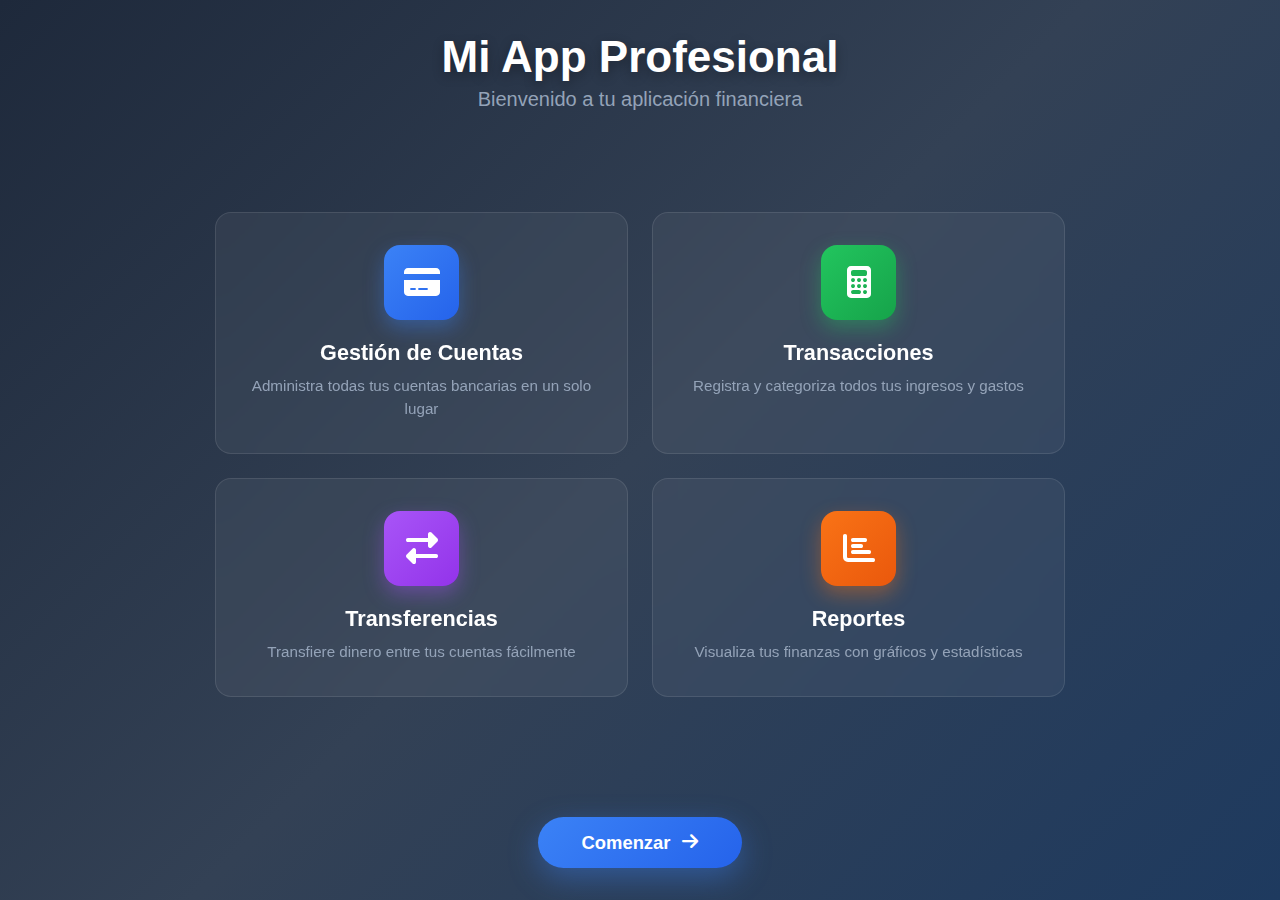
<file: index.html>
<!DOCTYPE html>
<html lang="es">
<head>
    <meta charset="UTF-8">
    <meta name="viewport" content="width=device-width, initial-scale=1.0">
    <title>Mi App Profesional - Bienvenido</title>
    <link rel="stylesheet" href="css/welcome.css">
    <link rel="stylesheet" href="https://cdnjs.cloudflare.com/ajax/libs/font-awesome/6.4.2/css/all.min.css">
</head>
<body>
    <div class="welcome-container">
        <header class="welcome-header">
            <h1>Mi App Profesional</h1>
            <p class="subtitle">Bienvenido a tu aplicación financiera</p>
        </header>

        <div class="features-grid">
            <div class="feature-card" data-color="blue">
                <div class="icon-wrapper blue">
                    <i class="fas fa-credit-card"></i>
                </div>
                <h3>Gestión de Cuentas</h3>
                <p>Administra todas tus cuentas bancarias en un solo lugar</p>
            </div>

            <div class="feature-card" data-color="green">
                <div class="icon-wrapper green">
                    <i class="fas fa-calculator"></i>
                </div>
                <h3>Transacciones</h3>
                <p>Registra y categoriza todos tus ingresos y gastos</p>
            </div>

            <div class="feature-card" data-color="purple">
                <div class="icon-wrapper purple">
                    <i class="fas fa-exchange-alt"></i>
                </div>
                <h3>Transferencias</h3>
                <p>Transfiere dinero entre tus cuentas fácilmente</p>
            </div>

            <div class="feature-card" data-color="orange">
                <div class="icon-wrapper orange">
                    <i class="fas fa-chart-bar"></i>
                </div>
                <h3>Reportes</h3>
                <p>Visualiza tus finanzas con gráficos y estadísticas</p>
            </div>
        </div>

        <div class="cta-section">
            <button id="start-btn" class="start-button">
                Comenzar
                <i class="fas fa-arrow-right"></i>
            </button>
        </div>
    </div>

    <script>
        document.getElementById('start-btn').addEventListener('click', () => {
            window.location.href = 'login.html';
        });
    </script>
</body>
</html>
</file>
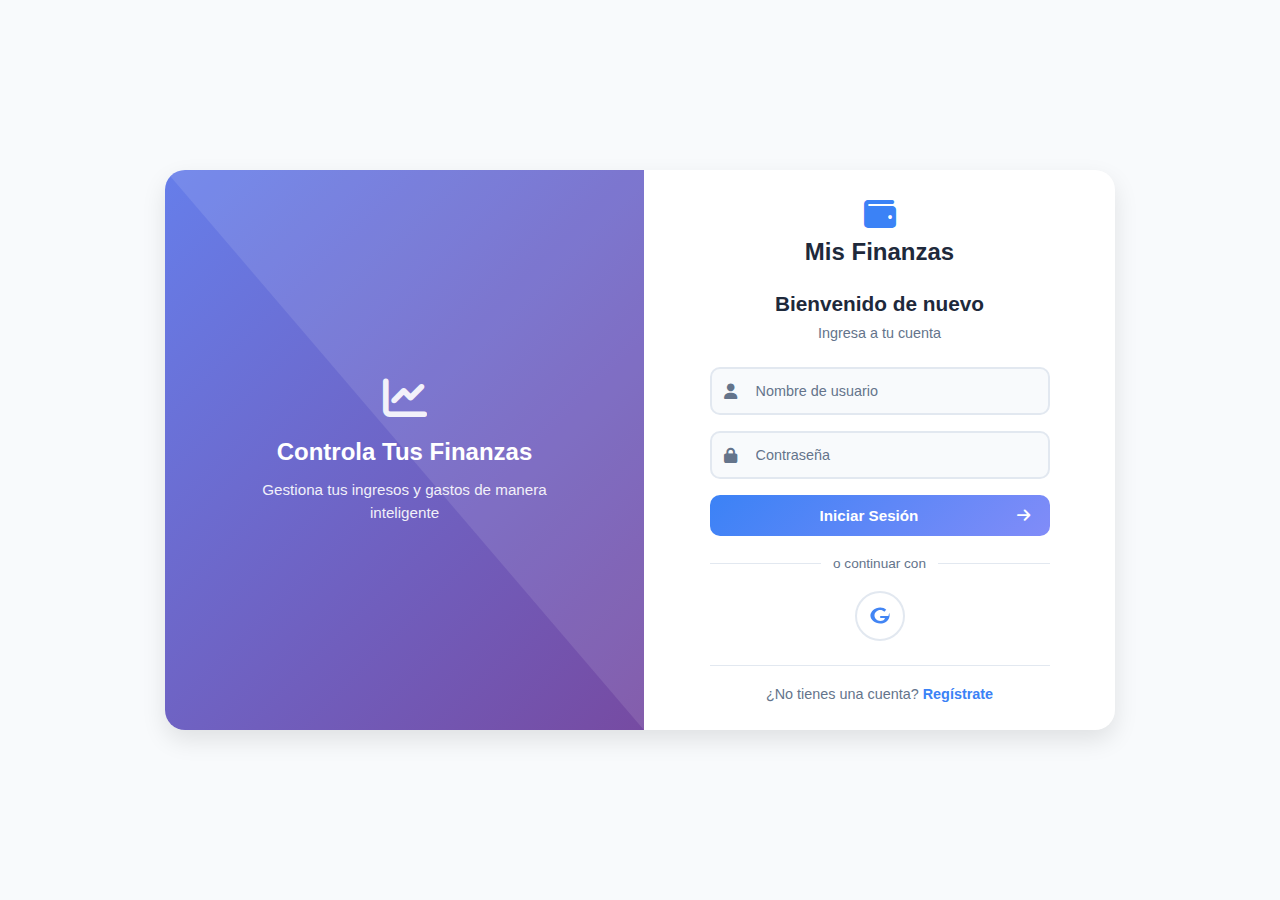
<file: login.html>
<!DOCTYPE html>
<html lang="es">
<head>
    <meta charset="UTF-8">
    <meta name="viewport" content="width=device-width, initial-scale=1.0">
    <title>Iniciar Sesión - Mis Finanzas Personales</title>
    <link rel="icon" type="image/png" href="Recursos/icon-logo-wallet.svg">
    <link rel="stylesheet" href="css/login.css">
    <link rel="stylesheet" href="https://cdnjs.cloudflare.com/ajax/libs/font-awesome/6.4.2/css/all.min.css">
</head>
<body>
    <div class="login-container">
        <div class="login-illustration">
            <div class="illustration-content">
                <i class="fas fa-chart-line"></i>
                <h2>Controla Tus Finanzas</h2>
                <p>Gestiona tus ingresos y gastos de manera inteligente</p>
            </div>
        </div>
        
        <div class="login-form-container">
            <div class="form-wrapper">
                <div class="logo">
                    <i class="fas fa-wallet"></i>
                    <h1>Mis Finanzas</h1>
                </div>

                <!-- Formulario de Login -->
                <form id="login-form" class="form active">
                    <div class="form-header">
                        <h3>Bienvenido de nuevo</h3>
                        <p class="form-subtitle">Ingresa a tu cuenta</p>
                    </div>
                    
                    <div class="form-group">
                        <div class="input-with-icon">
                            <i class="fas fa-user"></i>
                            <input type="text" id="username" placeholder="Nombre de usuario" required>
                        </div>
                    </div>
                    
                    <div class="form-group">
                        <div class="input-with-icon">
                            <i class="fas fa-lock"></i>
                            <input type="password" id="password" placeholder="Contraseña" required>
                        </div>
                    </div>

                    <button type="submit" class="btn btn-primary">
                        <span class="btn-text">Iniciar Sesión</span>
                        <i class="fas fa-arrow-right"></i>
                    </button>

                    <!-- Separador para Login -->
                    <div class="separator">
                        <span>o continuar con</span>
                    </div>

                    <!-- Botón Google para Login (solo ícono) -->
                    <button type="button" class="btn btn-google-icon" id="google-login" title="Continuar con Google">
                        <img src="[data-uri]" alt="Google" class="google-icon">
                    </button>
                </form>

                <!-- Formulario de Registro -->
                <form id="register-form" class="form hidden">
                    <div class="form-header">
                        <h3>Crear Cuenta</h3>
                        <p class="form-subtitle">Comienza a gestionar tus finanzas</p>
                    </div>
                    
                    <div class="form-row">
                        <div class="form-group">
                            <div class="input-with-icon">
                                <i class="fas fa-user"></i>
                                <input type="text" id="new-name" placeholder="Nombre" required>
                            </div>
                        </div>
                        <div class="form-group">
                            <div class="input-with-icon">
                                <i class="fas fa-user"></i>
                                <input type="text" id="new-lastname" placeholder="Apellido" required>
                            </div>
                        </div>
                    </div>

                    <div class="form-group">
                        <div class="input-with-icon">
                            <i class="fas fa-at"></i>
                            <input type="text" id="new-username" placeholder="Nombre de usuario" required>
                        </div>
                    </div>
                    
                    <div class="form-group">
                        <div class="input-with-icon">
                            <i class="fas fa-lock"></i>
                            <input type="password" id="new-password" placeholder="Contraseña" required>
                        </div>
                    </div>
                    
                    <div class="form-group">
                        <div class="input-with-icon">
                            <i class="fas fa-lock"></i>
                            <input type="password" id="confirm-password" placeholder="Confirmar contraseña" required>
                        </div>
                        <div class="password-match hidden" id="password-match">
                            <i class="fas fa-check"></i>
                            Las contraseñas coinciden
                        </div>
                        <div class="password-mismatch hidden" id="password-mismatch">
                            <i class="fas fa-times"></i>
                            Las contraseñas no coinciden
                        </div>
                    </div>

                    <button type="submit" class="btn btn-primary">
                        <span class="btn-text">Crear Cuenta</span>
                        <i class="fas fa-user-plus"></i>
                    </button>

                    <!-- Separador para Registro -->
                    <div class="separator">
                        <span>o registrar con</span>
                    </div>

                    <!-- Botón Google para Registro (solo ícono) -->
                    <button type="button" class="btn btn-google-icon" id="google-register" title="Registrar con Google">
                        <img src="[data-uri]" alt="Google" class="google-icon">
                    </button>
                </form>

                <div class="form-switch">
                    <p id="switch-text">¿No tienes una cuenta? <a href="#" id="switch-form" class="switch-link">Regístrate</a></p>
                </div>

                <div id="login-error" class="alert alert-error hidden">
                    <i class="fas fa-exclamation-circle"></i>
                    <span>Usuario o contraseña incorrectos</span>
                </div>
                <div id="register-error" class="alert alert-error hidden">
                    <i class="fas fa-exclamation-circle"></i>
                    <span id="register-error-text">Error en el registro</span>
                </div>
                <div id="register-success" class="alert alert-success hidden">
                    <i class="fas fa-check-circle"></i>
                    <span>Registro exitoso. Ahora puedes iniciar sesión.</span>
                </div>
            </div>
        </div>
    </div>
    <!-- ✅ Script modular del login -->
    <script type="module" src="js/login/login-app.js"></script>
</body>
</html>
</file>
<file: css/welcome.css>
* {
    margin: 0;
    padding: 0;
    box-sizing: border-box;
}

html, body {
    height: 100%;
    width: 100%;
    overflow: hidden;
}

body {
    font-family: -apple-system, BlinkMacSystemFont, 'Segoe UI', Roboto, Oxygen, Ubuntu, Cantarell, sans-serif;
    background: linear-gradient(135deg, #1e293b 0%, #334155 50%, #1e3a5f 100%);
    display: flex;
    align-items: center;
    justify-content: center;
    padding: 0;
}

.welcome-container {
    max-width: 1200px;
    width: 100%;
    height: 100vh;
    display: flex;
    flex-direction: column;
    justify-content: center;
    padding: 1.5rem;
    overflow-y: auto;
}

/* ===== HEADER ===== */
.welcome-header {
    text-align: center;
    margin-bottom: 2rem;
    animation: fadeInDown 0.8s ease-out;
    flex-shrink: 0;
}

.welcome-header h1 {
    font-size: clamp(1.75rem, 4vw, 2.5rem);
    font-weight: 700;
    color: #ffffff;
    margin-bottom: 0.35rem;
    text-shadow: 0 4px 12px rgba(0, 0, 0, 0.3);
}

.welcome-header .subtitle {
    font-size: clamp(0.9rem, 2vw, 1.1rem);
    color: #94a3b8;
    font-weight: 300;
}

/* ===== FEATURES GRID ===== */
.features-grid {
    display: grid;
    grid-template-columns: repeat(auto-fit, minmax(min(240px, 100%), 1fr));
    gap: 1.25rem;
    margin-bottom: 1.5rem;
    animation: fadeInUp 0.8s ease-out 0.2s both;
    flex: 1;
    align-content: center;
}

.feature-card {
    background: rgba(255, 255, 255, 0.05);
    backdrop-filter: blur(10px);
    border: 1px solid rgba(255, 255, 255, 0.1);
    border-radius: 16px;
    padding: 1.5rem 1.25rem;
    text-align: center;
    transition: all 0.4s cubic-bezier(0.4, 0, 0.2, 1);
    cursor: pointer;
    position: relative;
    overflow: hidden;
}

.feature-card::before {
    content: '';
    position: absolute;
    top: 0;
    left: 0;
    right: 0;
    bottom: 0;
    background: radial-gradient(circle at center, rgba(255, 255, 255, 0.1) 0%, transparent 70%);
    opacity: 0;
    transition: opacity 0.4s ease;
}

.feature-card:hover::before {
    opacity: 1;
}

.feature-card:hover {
    transform: translateY(-10px);
    background: rgba(255, 255, 255, 0.08);
    border-color: rgba(255, 255, 255, 0.2);
}

/* Sombras de colores específicos para cada card */
.feature-card[data-color="blue"]:hover {
    box-shadow: 0 20px 40px rgba(59, 130, 246, 0.5);
}

.feature-card[data-color="green"]:hover {
    box-shadow: 0 20px 40px rgba(34, 197, 94, 0.5);
}

.feature-card[data-color="purple"]:hover {
    box-shadow: 0 20px 40px rgba(168, 85, 247, 0.5);
}

.feature-card[data-color="orange"]:hover {
    box-shadow: 0 20px 40px rgba(249, 115, 22, 0.5);
}

/* ===== ICON WRAPPER ===== */
.icon-wrapper {
    width: 65px;
    height: 65px;
    margin: 0 auto 1rem;
    border-radius: 16px;
    display: flex;
    align-items: center;
    justify-content: center;
    font-size: 1.75rem;
    transition: all 0.4s ease;
}

.icon-wrapper.blue {
    background: linear-gradient(135deg, #3b82f6 0%, #2563eb 100%);
    box-shadow: 0 8px 20px rgba(59, 130, 246, 0.4);
}

.icon-wrapper.green {
    background: linear-gradient(135deg, #22c55e 0%, #16a34a 100%);
    box-shadow: 0 8px 20px rgba(34, 197, 94, 0.4);
}

.icon-wrapper.purple {
    background: linear-gradient(135deg, #a855f7 0%, #9333ea 100%);
    box-shadow: 0 8px 20px rgba(168, 85, 247, 0.4);
}

.icon-wrapper.orange {
    background: linear-gradient(135deg, #f97316 0%, #ea580c 100%);
    box-shadow: 0 8px 20px rgba(249, 115, 22, 0.4);
}

.icon-wrapper i {
    color: #ffffff;
}

.feature-card:hover .icon-wrapper {
    transform: scale(1.1) rotate(5deg);
}

.feature-card h3 {
    font-size: 1.25rem;
    color: #ffffff;
    margin-bottom: 0.5rem;
    font-weight: 600;
}

.feature-card p {
    color: #94a3b8;
    font-size: 0.9rem;
    line-height: 1.5;
}

/* ===== CTA SECTION ===== */
.cta-section {
    text-align: center;
    animation: fadeInUp 0.8s ease-out 0.4s both;
    flex-shrink: 0;
    margin-top: 1rem;
}

.start-button {
    background: linear-gradient(135deg, #3b82f6 0%, #2563eb 100%);
    color: #ffffff;
    font-size: 1.1rem;
    font-weight: 600;
    padding: 0.875rem 2.5rem;
    border: none;
    border-radius: 50px;
    cursor: pointer;
    display: inline-flex;
    align-items: center;
    gap: 0.75rem;
    transition: all 0.3s ease;
    box-shadow: 0 10px 30px rgba(59, 130, 246, 0.4);
}

.start-button:hover {
    transform: translateY(-3px);
    box-shadow: 0 15px 40px rgba(59, 130, 246, 0.6);
    background: linear-gradient(135deg, #2563eb 0%, #1d4ed8 100%);
}

.start-button:active {
    transform: translateY(-1px);
}

.start-button i {
    transition: transform 0.3s ease;
}

.start-button:hover i {
    transform: translateX(5px);
}

/* ===== ANIMATIONS ===== */
@keyframes fadeInDown {
    from {
        opacity: 0;
        transform: translateY(-30px);
    }
    to {
        opacity: 1;
        transform: translateY(0);
    }
}

@keyframes fadeInUp {
    from {
        opacity: 0;
        transform: translateY(30px);
    }
    to {
        opacity: 1;
        transform: translateY(0);
    }
}

/* ===== RESPONSIVE ===== */
@media (max-width: 768px) {
    body {
        padding: 0;
    }

    .welcome-container {
        padding: 1rem;
        justify-content: space-evenly;
    }

    .welcome-header {
        margin-bottom: 1.5rem;
    }

    .welcome-header h1 {
        font-size: clamp(1.5rem, 5vw, 1.75rem);
        margin-bottom: 0.25rem;
    }

    .welcome-header .subtitle {
        font-size: clamp(0.85rem, 2.5vw, 0.95rem);
    }

    .features-grid {
        grid-template-columns: 1fr;
        gap: 1rem;
        margin-bottom: 1.25rem;
    }

    .feature-card {
        padding: 1.25rem 1rem;
    }

    .icon-wrapper {
        width: 55px;
        height: 55px;
        font-size: 1.5rem;
        margin-bottom: 0.875rem;
    }

    .feature-card h3 {
        font-size: 1.1rem;
        margin-bottom: 0.4rem;
    }

    .feature-card p {
        font-size: 0.85rem;
        line-height: 1.4;
    }

    .start-button {
        font-size: 1rem;
        padding: 0.75rem 2rem;
    }

    .cta-section {
        margin-top: 0.75rem;
    }
}

@media (max-width: 480px) {
    .welcome-container {
        padding: 0.875rem;
    }

    .welcome-header {
        margin-bottom: 1.25rem;
    }

    .welcome-header h1 {
        font-size: clamp(1.35rem, 6vw, 1.6rem);
        margin-bottom: 0.2rem;
    }

    .welcome-header .subtitle {
        font-size: clamp(0.8rem, 3vw, 0.9rem);
    }

    .features-grid {
        gap: 0.875rem;
        margin-bottom: 1rem;
    }

    .feature-card {
        padding: 1.125rem 0.875rem;
        border-radius: 14px;
    }

    .icon-wrapper {
        width: 50px;
        height: 50px;
        font-size: 1.35rem;
        margin-bottom: 0.75rem;
        border-radius: 14px;
    }

    .feature-card h3 {
        font-size: 1rem;
        margin-bottom: 0.35rem;
    }

    .feature-card p {
        font-size: 0.8rem;
        line-height: 1.35;
    }

    .start-button {
        font-size: 0.95rem;
        padding: 0.7rem 1.875rem;
    }
    
    .cta-section {
        margin-top: 0.5rem;
    }
}

/* ===== MEJORAS VISUALES ===== */
@media (min-width: 769px) and (max-width: 1023px) {
    .features-grid {
        grid-template-columns: repeat(2, 1fr);
        max-width: 750px;
        margin-left: auto;
        margin-right: auto;
        gap: 1.25rem;
    }
    
    .welcome-container {
        padding: 1.75rem;
    }
    
    .welcome-header {
        margin-bottom: 2rem;
    }
    
    .feature-card {
        padding: 1.5rem 1.25rem;
    }
    
    .icon-wrapper {
        width: 60px;
        height: 60px;
        font-size: 1.65rem;
    }
    
    .start-button {
        font-size: 1.05rem;
        padding: 0.85rem 2.25rem;
    }
}

@media (min-width: 1024px) {
    .welcome-container {
        padding: 2rem;
    }

    .welcome-header {
        margin-bottom: 2.5rem;
    }

    .welcome-header h1 {
        font-size: clamp(2rem, 3.5vw, 2.75rem);
        margin-bottom: 0.4rem;
    }

    .welcome-header .subtitle {
        font-size: clamp(1rem, 1.75vw, 1.25rem);
    }

    .features-grid {
        grid-template-columns: repeat(2, 1fr);
        gap: 1.5rem;
        max-width: 850px;
        margin-left: auto;
        margin-right: auto;
        margin-bottom: 2rem;
    }
    
    .feature-card {
        padding: 1.75rem 1.5rem;
    }
    
    .icon-wrapper {
        width: 70px;
        height: 70px;
        font-size: 1.85rem;
        margin-bottom: 1.125rem;
    }
    
    .feature-card h3 {
        font-size: 1.35rem;
        margin-bottom: 0.6rem;
    }
    
    .feature-card p {
        font-size: 0.95rem;
    }
    
    .start-button {
        font-size: 1.15rem;
        padding: 0.9rem 2.75rem;
    }
    
    .cta-section {
        margin-top: 1.25rem;
    }
}

@media (min-height: 900px) {
    .welcome-header {
        margin-bottom: 3rem;
    }
    
    .features-grid {
        margin-bottom: 2.5rem;
    }
    
    .cta-section {
        margin-top: 1.75rem;
    }
    
    .feature-card {
        padding: 2rem 1.75rem;
    }
    
    .icon-wrapper {
        width: 75px;
        height: 75px;
        font-size: 2rem;
        margin-bottom: 1.25rem;
    }
}
</file>
<file: css/login.css>
* {
    margin: 0;
    padding: 0;
    box-sizing: border-box;
}

:root {
    --primary-blue: #3b82f6;
    --secondary-blue: #60a5fa;
    --accent-purple: #818cf8;
    --success-green: #10b981;
    --danger-red: #ef4444;
    --dark-color: #1e293b;
    --light-color: #f8fafc;
    --text-primary: #334155;
    --text-secondary: #64748b;
    --shadow: 0 10px 25px rgba(0, 0, 0, 0.1);
    --shadow-hover: 0 15px 35px rgba(0, 0, 0, 0.15);
    --gradient: linear-gradient(135deg, #667eea 0%, #764ba2 100%);
    --gradient-primary: linear-gradient(135deg, var(--primary-blue), var(--accent-purple));
}

body {
    font-family: 'Segoe UI', Tahoma, Geneva, Verdana, sans-serif;
    background: var(--light-color);
    height: 100vh;
    display: flex;
    justify-content: center;
    align-items: center;
    color: var(--text-primary);
    padding: 1rem;
}

.login-container {
    display: flex;
    width: 100%;
    max-width: 1000px;
    height: auto;
    min-height: 580px; /* Reducido para laptops */
    max-height: 95vh; /* Aumentado para mejor visualización */
    background: white;
    border-radius: 20px;
    box-shadow: var(--shadow);
    overflow: hidden;
    margin: 0 auto;
}

/* Ilustración izquierda */
.login-illustration {
    flex: 1;
    background: var(--gradient);
    display: flex;
    align-items: center;
    justify-content: center;
    padding: 2rem 1.5rem; /* Reducido padding */
    color: white;
    position: relative;
    overflow: hidden;
    min-width: 0;
}

.login-illustration::before {
    content: '';
    position: absolute;
    top: 0;
    left: 0;
    right: 0;
    bottom: 0;
    background: url('data:image/svg+xml,<svg xmlns="http://www.w3.org/2000/svg" viewBox="0 0 100 100" preserveAspectRatio="none"><path d="M0,0 L100,0 L100,100 Z" fill="rgba(255,255,255,0.1)"/></svg>');
    background-size: cover;
}

.illustration-content {
    text-align: center;
    z-index: 2;
    position: relative;
    width: 100%;
    max-width: 350px; /* Reducido para laptops */
}

.illustration-content i {
    font-size: 3rem; /* Reducido para laptops */
    margin-bottom: 1rem;
    opacity: 0.9;
}

.illustration-content h2 {
    font-size: 1.6rem; /* Reducido para laptops */
    margin-bottom: 0.75rem;
    font-weight: 700;
    line-height: 1.3;
}

.illustration-content p {
    font-size: 0.95rem; /* Reducido para laptops */
    opacity: 0.9;
    line-height: 1.5;
}

/* Formulario derecho - ESPECIALMENTE OPTIMIZADO PARA REGISTRO */
.login-form-container {
    flex: 1;
    display: flex;
    align-items: center;
    justify-content: center;
    padding: 2rem 1.5rem; /* Reducido padding */
    min-width: 0;
    overflow-y: auto; /* Permitir scroll si es necesario */
    max-height: 100%;
}

.form-wrapper {
    width: 100%;
    max-width: 360px; /* Reducido ligeramente */
    margin: 0 auto;
}

.logo {
    text-align: center;
    margin-bottom: 1.5rem; /* Reducido margen */
}

.logo i {
    font-size: 2rem; /* Reducido para laptops */
    color: var(--primary-blue);
    margin-bottom: 0.5rem;
}

.logo h1 {
    font-size: 1.5rem; /* Reducido para laptops */
    color: var(--dark-color);
    font-weight: 700;
}

.form-header {
    margin-bottom: 1.5rem; /* Reducido para registro */
    text-align: center;
}

.form h3 {
    font-size: 1.3rem; /* Reducido para laptops */
    margin-bottom: 0.4rem;
    color: var(--dark-color);
    font-weight: 600;
    line-height: 1.3;
}

.form-subtitle {
    color: var(--text-secondary);
    font-size: 0.9rem; /* Reducido para laptops */
    line-height: 1.4;
}

/* GRUPOS DE FORMULARIO - COMPACTADOS PARA REGISTRO */
.form-group {
    margin-bottom: 1rem; /* Reducido significativamente */
}

.form-row {
    display: flex;
    gap: 0.75rem; /* Reducido gap */
    margin-bottom: 0;
}

.form-row .form-group {
    flex: 1;
    margin-bottom: 1rem; /* Reducido */
}

.input-with-icon {
    position: relative;
    display: flex;
    align-items: center;
}

.input-with-icon i {
    position: absolute;
    left: 0.875rem; /* Ajustado */
    color: var(--text-secondary);
    z-index: 2;
    font-size: 0.95rem; /* Reducido */
}

.input-with-icon input {
    width: 100%;
    padding: 0.75rem 0.875rem 0.75rem 2.75rem; /* Compactado */
    border: 2px solid #e2e8f0;
    border-radius: 10px; /* Reducido border-radius */
    font-size: 0.9rem; /* Reducido */
    transition: all 0.3s ease;
    background: var(--light-color);
    line-height: 1.4;
}

.input-with-icon input:focus {
    outline: none;
    border-color: var(--primary-blue);
    background: white;
    box-shadow: 0 0 0 3px rgba(59, 130, 246, 0.1);
}

.input-with-icon input::placeholder {
    color: var(--text-secondary);
    font-size: 0.9rem; /* Reducido */
}

/* BOTONES PRINCIPALES - COMPACTADOS */
.btn {
    width: 100%;
    padding: 0.75rem 1.25rem; /* Compactado */
    border: none;
    border-radius: 10px; /* Reducido */
    font-size: 0.95rem; /* Reducido */
    font-weight: 600;
    cursor: pointer;
    transition: all 0.3s ease;
    display: flex;
    align-items: center;
    justify-content: center;
    gap: 0.5rem; /* Reducido gap */
    margin-top: 0.25rem; /* Reducido margen superior */
}

.btn-primary {
    background: var(--gradient-primary);
    color: white;
}

.btn-primary:hover {
    transform: translateY(-2px);
    box-shadow: var(--shadow-hover);
}

.btn:active {
    transform: translateY(0);
}

.btn-text {
    flex: 1;
    text-align: center;
}

/* SEPARADOR - COMPACTADO */
.separator {
    display: flex;
    align-items: center;
    text-align: center;
    margin: 1.25rem 0; /* Reducido margen */
    color: var(--text-secondary);
    font-size: 0.85rem; /* Reducido */
}

.separator::before,
.separator::after {
    content: '';
    flex: 1;
    border-bottom: 1px solid #e2e8f0;
}

.separator span {
    padding: 0 0.75rem; /* Reducido padding */
}

/* BOTÓN GOOGLE SOLO ÍCONO - COMPACTADO */
.btn-google-icon {
    width: 50px; /* Reducido */
    height: 50px; /* Reducido */
    padding: 0;
    background: white;
    border: 2px solid #e2e8f0;
    border-radius: 50%;
    display: flex;
    align-items: center;
    justify-content: center;
    margin: 0 auto;
    transition: all 0.3s ease;
    cursor: pointer;
}

.btn-google-icon:hover {
    background: #f8fafc;
    border-color: var(--primary-blue);
    transform: translateY(-2px) scale(1.05);
    box-shadow: var(--shadow-hover);
}

.google-icon {
    width: 20px; /* Reducido */
    height: 20px; /* Reducido */
}

/* INDICADORES DE CONTRASEÑA - COMPACTADOS */
.password-match,
.password-mismatch {
    margin-top: 0.4rem; /* Reducido */
    padding: 0.4rem 0.6rem; /* Compactado */
    border-radius: 6px; /* Reducido */
    font-size: 0.8rem; /* Reducido */
    display: flex;
    align-items: center;
    gap: 0.4rem; /* Reducido */
    line-height: 1.3;
}

.password-match {
    background: #ecfdf5;
    color: var(--success-green);
    border: 1px solid #a7f3d0;
}

.password-mismatch {
    background: #fef2f2;
    color: var(--danger-red);
    border: 1px solid #fecaca;
}

/* SWITCH ENTRE FORMULARIOS - COMPACTADO */
.form-switch {
    text-align: center;
    margin-top: 1.5rem; /* Reducido */
    padding-top: 1.25rem; /* Reducido */
    border-top: 1px solid #e2e8f0;
}

.form-switch p {
    color: var(--text-secondary);
    margin: 0;
    font-size: 0.9rem; /* Reducido */
}

.switch-link {
    color: var(--primary-blue);
    text-decoration: none;
    font-weight: 600;
    transition: color 0.3s ease;
}

.switch-link:hover {
    color: var(--accent-purple);
}

/* ALERTAS - COMPACTADAS */
.alert {
    padding: 0.75rem 0.875rem; /* Compactado */
    border-radius: 10px; /* Reducido */
    margin-top: 0.875rem; /* Reducido */
    display: flex;
    align-items: center;
    gap: 0.6rem; /* Reducido */
    font-size: 0.85rem; /* Reducido */
    line-height: 1.3;
}

.alert-error {
    background: #fef2f2;
    color: var(--danger-red);
    border: 1px solid #fecaca;
}

.alert-success {
    background: #ecfdf5;
    color: var(--success-green);
    border: 1px solid #a7f3d0;
}

.hidden {
    display: none !important;
}

/* ============================================= */
/* MEDIA QUERIES ESPECÍFICAS PARA LAPTOPS */
/* ============================================= */

/* Laptops pequeñas (1024px - 1280px) */
@media (min-width: 1024px) and (max-width: 1280px) {
    .login-container {
        max-width: 950px;
        min-height: 560px;
    }
    
    .login-illustration {
        padding: 1.5rem;
    }
    
    .illustration-content {
        max-width: 320px;
    }
    
    .illustration-content i {
        font-size: 2.75rem;
    }
    
    .illustration-content h2 {
        font-size: 1.5rem;
    }
    
    .login-form-container {
        padding: 1.75rem 1.25rem;
    }
    
    .form-wrapper {
        max-width: 340px;
    }
}

/* Laptops estándar (1281px - 1440px) */
@media (min-width: 1281px) and (max-width: 1440px) {
    .login-container {
        max-width: 1100px;
        min-height: 600px;
    }
    
    .login-illustration {
        padding: 2rem;
    }
    
    .illustration-content {
        max-width: 380px;
    }
}

/* Laptops grandes y desktops (1441px+) */
@media (min-width: 1441px) {
    .login-container {
        max-width: 1200px;
        min-height: 650px;
    }
    
    .login-illustration {
        padding: 2.5rem;
    }
    
    .illustration-content {
        max-width: 420px;
    }
    
    .illustration-content i {
        font-size: 3.5rem;
    }
    
    .illustration-content h2 {
        font-size: 1.8rem;
    }
}

/* ============================================= */
/* RESPONSIVE PARA MÓVILES Y TABLETS (MANTENIDO) */
/* ============================================= */

@media (max-width: 768px) {
    body {
        padding: 0.5rem;
        height: auto;
        min-height: 100vh;
        align-items: flex-start;
    }
    
    .login-container {
        flex-direction: column;
        height: auto;
        min-height: auto;
        max-height: none;
        border-radius: 16px;
        margin: 0.5rem auto;
    }
    
    .login-illustration {
        flex: none;
        height: 180px; /* Reducido para móviles */
        padding: 1.5rem 1rem;
    }
    
    .illustration-content i {
        font-size: 2.25rem;
        margin-bottom: 0.75rem;
    }
    
    .illustration-content h2 {
        font-size: 1.3rem;
        margin-bottom: 0.5rem;
    }
    
    .illustration-content p {
        font-size: 0.9rem;
    }
    
    .login-form-container {
        flex: none;
        padding: 1.5rem 1.25rem;
    }
    
    .form-wrapper {
        max-width: 100%;
    }
    
    .form-row {
        flex-direction: column;
        gap: 0;
    }
    
    .logo {
        margin-bottom: 1.5rem;
    }
    
    .logo i {
        font-size: 1.8rem;
    }
    
    .logo h1 {
        font-size: 1.3rem;
    }
    
    .form-header {
        margin-bottom: 1.25rem;
    }
    
    .form h3 {
        font-size: 1.2rem;
    }
    
    .separator {
        margin: 1rem 0;
    }
    
    .btn-google-icon {
        width: 48px;
        height: 48px;
    }
    
    .google-icon {
        width: 20px;
        height: 20px;
    }
    
    /* Ajustes adicionales para el formulario de registro en móviles */
    .form-group {
        margin-bottom: 0.875rem;
    }
    
    .input-with-icon input {
        padding: 0.7rem 0.875rem 0.7rem 2.5rem;
    }
}

@media (max-width: 480px) {
    body {
        padding: 0;
    }
    
    .login-container {
        border-radius: 0;
        height: 100vh;
        max-height: 100vh;
        margin: 0;
    }
    
    .login-illustration {
        height: 160px;
        padding: 1.25rem 1rem;
    }
    
    .login-form-container {
        padding: 1.25rem 1rem;
    }
    
    .logo {
        margin-bottom: 1.25rem;
    }
    
    .form-header {
        margin-bottom: 1rem;
    }
    
    .form-group {
        margin-bottom: 0.75rem;
    }
    
    .input-with-icon input {
        padding: 0.65rem 0.875rem 0.65rem 2.5rem;
    }
    
    .btn {
        padding: 0.7rem 1rem;
    }
    
    .separator {
        margin: 1rem 0;
    }
    
    .form-switch {
        margin-top: 1.25rem;
        padding-top: 1rem;
    }
}

@media (max-width: 360px) {
    .login-illustration {
        height: 140px;
        padding: 1rem;
    }
    
    .illustration-content i {
        font-size: 2rem;
    }
    
    .illustration-content h2 {
        font-size: 1.1rem;
    }
    
    .login-form-container {
        padding: 1rem 0.875rem;
    }
    
    .logo {
        margin-bottom: 1rem;
    }
}

/* ANIMACIONES SUAVES */
@keyframes fadeIn {
    from {
        opacity: 0;
        transform: translateY(10px);
    }
    to {
        opacity: 1;
        transform: translateY(0);
    }
}

.form {
    animation: fadeIn 0.4s ease-out;
}

/* SCROLL SUAVE PARA FORMULARIO DE REGISTRO EN DISPOSITIVOS PEQUEÑOS */
.login-form-container {
    scroll-behavior: smooth;
}

/* ESTILOS ESPECÍFICOS PARA EL FORMULARIO DE REGISTRO */
#register-form .form-group {
    margin-bottom: 0.875rem;
}

#register-form .form-row {
    margin-bottom: -0.5rem; /* Compensación para rows */
}
</file>
